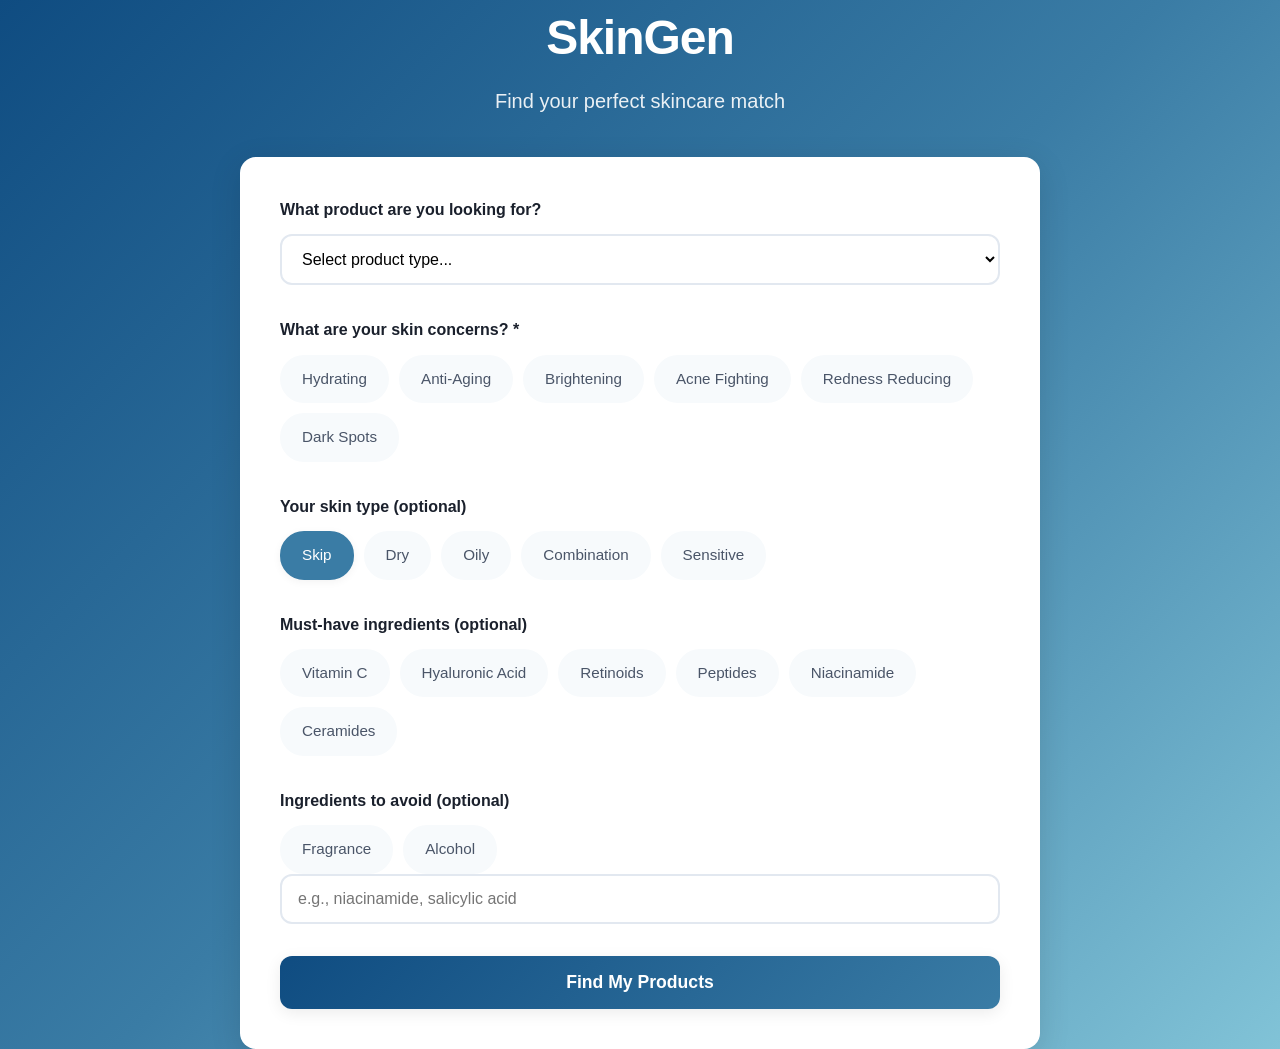
<file: src/wwwroot/index.html>
<!DOCTYPE html>
<html lang="en">
<head>
    <meta charset="UTF-8">
    <meta name="viewport" content="width=device-width, initial-scale=1.0">
    <title>SkinGen - Find Your Perfect Product</title>
    <link rel="stylesheet" href="css/style.css">
</head>
<body>
    <div class="container">
        <div class="header">
            <h1>SkinGen</h1>
            <p class="subtitle">Find your perfect skincare match</p>
        </div>

        <div class="form-card">
            <form id="queryForm">
                <!-- Product Type -->
                <div class="form-group">
                    <label class="form-label">What product are you looking for?</label>
                    <select id="productType" class="form-select" required>
                        <option value="">Select product type...</option>
                        <option value="serum">Serum</option>
                        <option value="general moisturizer">Moisturizer</option>
                        <option value="face cleanser">Cleanser</option>
                        <option value="toner">Toner</option>
                        <option value="sunscreen">Sunscreen</option>
                        <option value="essence">Essence</option>
                    </select>
                </div>

                <!-- Skin Concerns -->
                <div class="form-group">
                    <label class="form-label">What are your skin concerns? *</label>
                    <div class="pill-group" id="concernsGroup">
                        <label class="pill">
                            <input type="checkbox" value="hydrating">
                            <span>Hydrating</span>
                        </label>
                        <label class="pill">
                            <input type="checkbox" value="anti_aging">
                            <span>Anti-Aging</span>
                        </label>
                        <label class="pill">
                            <input type="checkbox" value="brightening">
                            <span>Brightening</span>
                        </label>
                        <label class="pill">
                            <input type="checkbox" value="acne_fighting">
                            <span>Acne Fighting</span>
                        </label>
                        <label class="pill">
                            <input type="checkbox" value="redness_reducing">
                            <span>Redness Reducing</span>
                        </label>
                        <label class="pill">
                            <input type="checkbox" value="dark_spots">
                            <span>Dark Spots</span>
                        </label>
                    </div>
                </div>

                <!-- Skin Type -->
                <div class="form-group">
                    <label class="form-label">Your skin type (optional)</label>
                    <div class="pill-group">
                        <label class="pill radio">
                            <input type="radio" name="skinType" value="" checked>
                            <span>Skip</span>
                        </label>
                        <label class="pill radio">
                            <input type="radio" name="skinType" value="dry_skin">
                            <span>Dry</span>
                        </label>
                        <label class="pill radio">
                            <input type="radio" name="skinType" value="oily_skin">
                            <span>Oily</span>
                        </label>
                        <label class="pill radio">
                            <input type="radio" name="skinType" value="combination_skin">
                            <span>Combination</span>
                        </label>
                        <label class="pill radio">
                            <input type="radio" name="skinType" value="sensitive_skin">
                            <span>Sensitive</span>
                        </label>
                    </div>
                </div>

                <!-- Must-Have Ingredients -->
                <div class="form-group">
                    <label class="form-label">Must-have ingredients (optional)</label>
                    <div class="pill-group" id="ingredientsGroup">
                        <label class="pill">
                            <input type="checkbox" value="vitamin_c">
                            <span>Vitamin C</span>
                        </label>
                        <label class="pill">
                            <input type="checkbox" value="hyaluronic_acid">
                            <span>Hyaluronic Acid</span>
                        </label>
                        <label class="pill">
                            <input type="checkbox" value="retinoids">
                            <span>Retinoids</span>
                        </label>
                        <label class="pill">
                            <input type="checkbox" value="peptides">
                            <span>Peptides</span>
                        </label>
                        <label class="pill">
                            <input type="checkbox" value="niacinamide">
                            <span>Niacinamide</span>
                        </label>
                        <label class="pill">
                            <input type="checkbox" value="ceramides">
                            <span>Ceramides</span>
                        </label>
                    </div>
                </div>

                <!-- Avoid -->
                <div class="form-group">
                    <label class="form-label">Ingredients to avoid (optional)</label>
                    <div class="pill-group" id="blockedGroup">
                        <label class="pill">
                            <input type="checkbox" value="fragrance">
                            <span>Fragrance</span>
                        </label>
                        <label class="pill">
                            <input type="checkbox" value="alcohol">
                            <span>Alcohol</span>
                        </label>
                    </div>
                    <input type="text" id="allergies" class="form-input" placeholder="e.g., niacinamide, salicylic acid">
                </div>

                <button type="submit" class="btn-primary" id="submitBtn">
                    Find My Products
                </button>
            </form>
        </div>
    </div>

    <script src="js/query.js"></script>
</body>
</html>
</file>
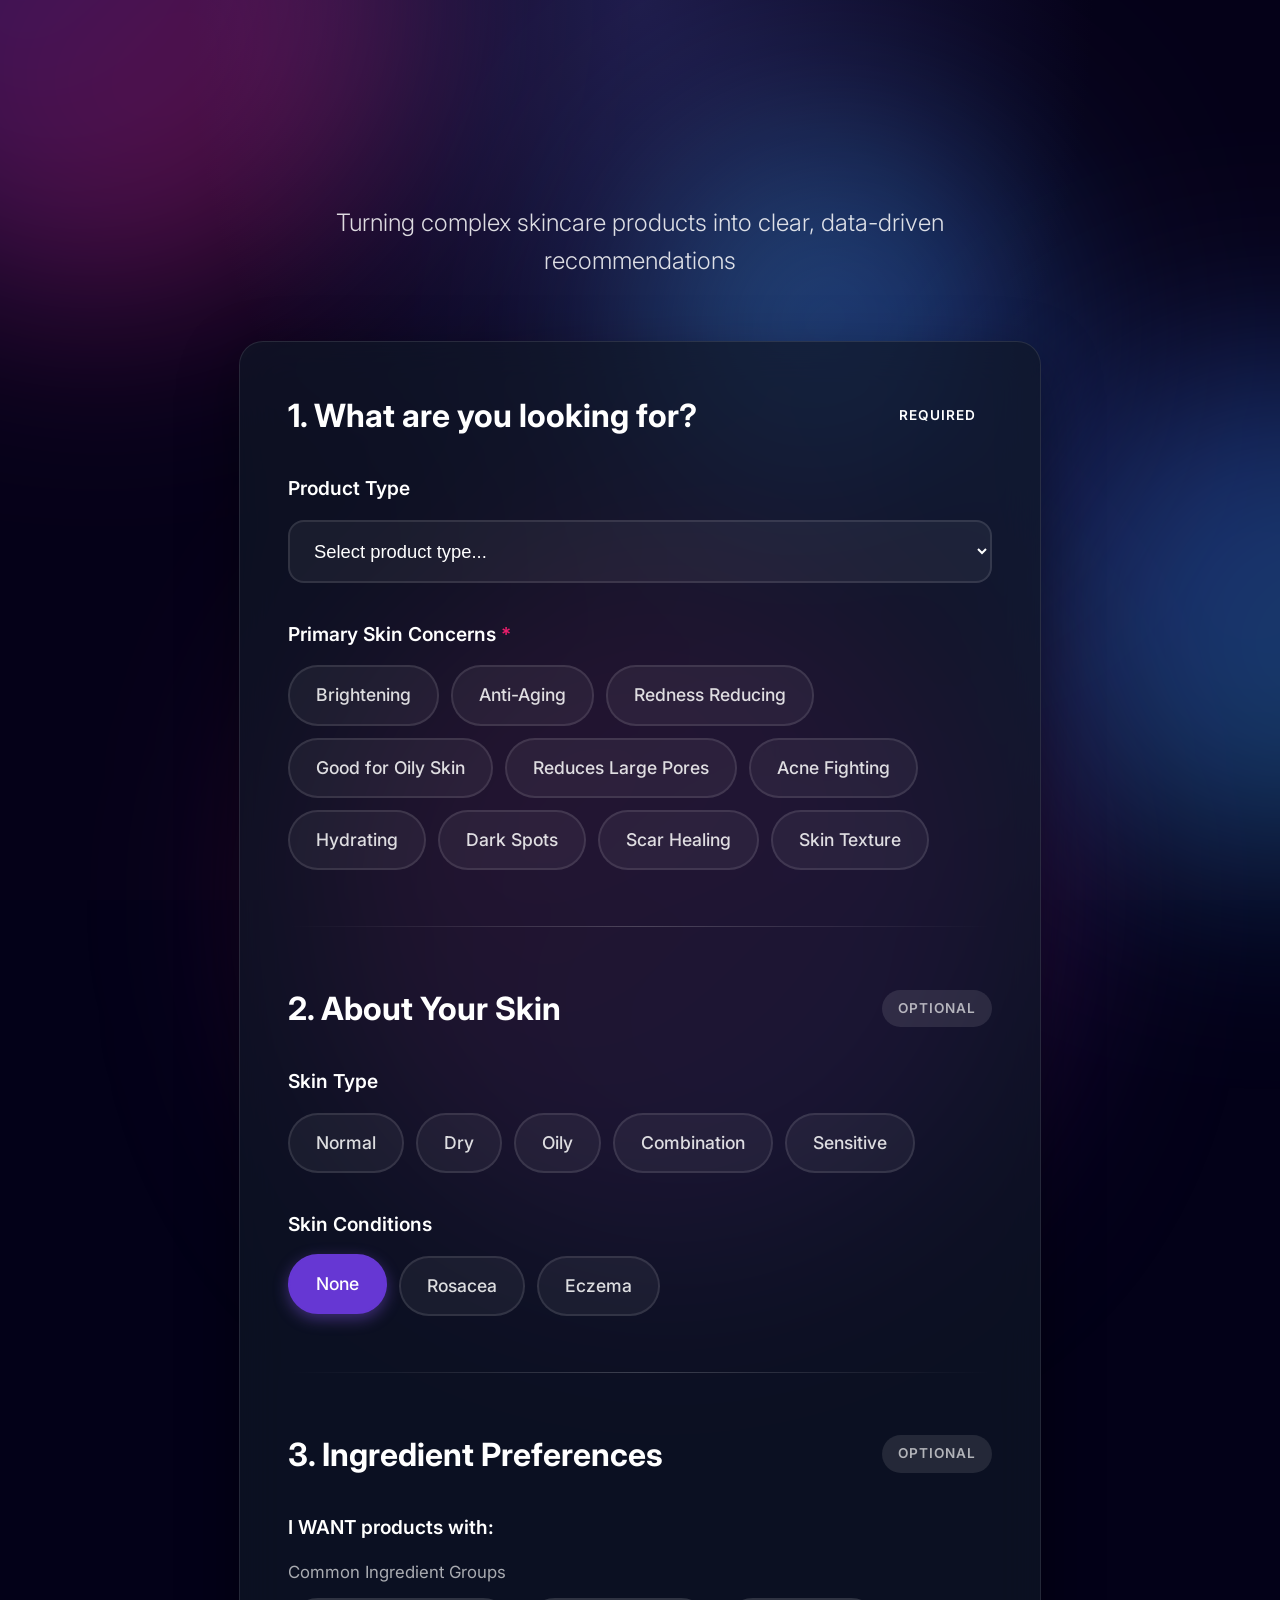
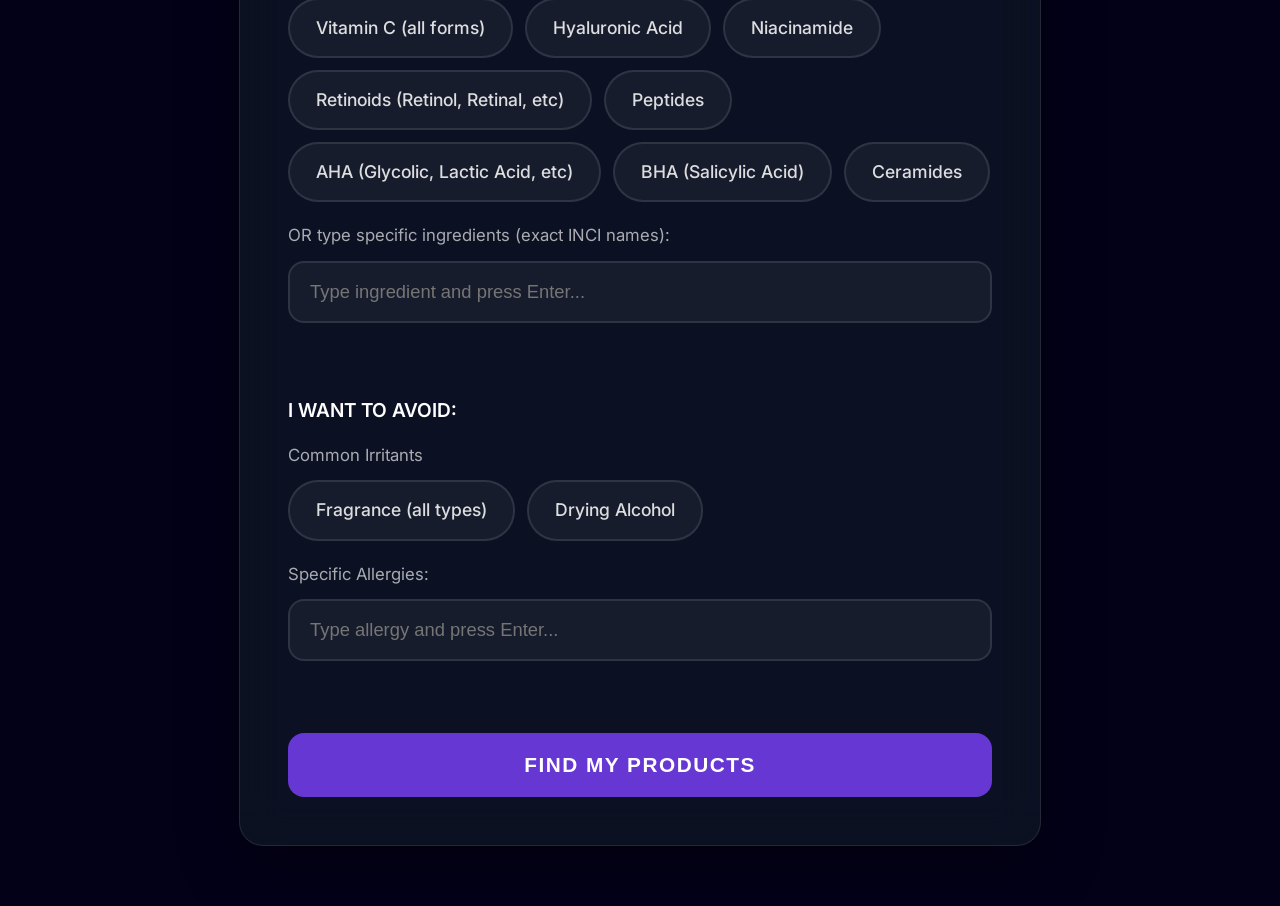
<file: src/SkinGen.API/wwwroot/index.html>
<!DOCTYPE html>
<html lang="en">
<head>
    <meta charset="UTF-8">
    <meta name="viewport" content="width=device-width, initial-scale=1.0">
    <title>SkinGen - Find Your Perfect Product</title>
    <link rel="stylesheet" href="css/style.css">
    <link rel="stylesheet" href="https://cdn.jsdelivr.net/npm/bootstrap-icons@1.11.3/font/bootstrap-icons.min.css">
</head>
<body>
    <div class="gradient-bg">
        <div class="gradient-blob blob-1"></div>
        <div class="gradient-blob blob-2"></div>
        <div class="gradient-blob blob-3"></div>
        <div class="gradient-blob blob-4"></div>
    </div>
    <div class="container">
        <div class="header">
            <h1>SkinGen</h1>
            <p class="subtitle">Turning complex skincare products into clear, data-driven recommendations</p>
        </div>

        <div class="form-card">
            <form id="queryForm">
                <!-- SECTION 1: WHAT ARE YOU LOOKING FOR? -->
                <div class="section-header">
                    <h2>1. What are you looking for?</h2>
                    <span class="required-badge">Required</span>
                </div>

                <!-- Product Type -->
                <div class="form-group">
                    <label class="form-label">Product Type</label>
                    <select id="productType" class="form-select" required>
                        <option value="">Select product type...</option>
                        <option value="serum">Serum</option>
                        <option value="general moisturizer">General Moisturizer</option>
                        <option value="day moisturizer">Day Moisturizer</option>
                        <option value="night moisturizer">Night Moisturizer</option>
                        <option value="face cleanser">Face Cleanser</option>
                        <option value="toner">Toner</option>
                        <option value="exfoliator">Exfoliator</option>
                        <option value="facial treatment">Facial Treatment</option>
                        <option value="sunscreen">Sunscreen</option>
                        <option value="essence">Essence</option>
                    </select>
                </div>

                <!-- Primary Skin Concerns -->
                <div class="form-group">
                    <label class="form-label">Primary Skin Concerns <span class="required">*</span></label>
                    <div class="pill-group" id="concernsGroup">
                        <label class="pill">
                            <input type="checkbox" value="brightening">
                            <span>Brightening</span>
                        </label>
                        <label class="pill">
                            <input type="checkbox" value="anti_aging">
                            <span>Anti-Aging</span>
                        </label>
                        <label class="pill">
                            <input type="checkbox" value="redness_reducing">
                            <span>Redness Reducing</span>
                        </label>
                        <label class="pill">
                            <input type="checkbox" value="good_for_oily_skin">
                            <span>Good for Oily Skin</span>
                        </label>
                        <label class="pill">
                            <input type="checkbox" value="reduces_large_pores">
                            <span>Reduces Large Pores</span>
                        </label>
                        <label class="pill">
                            <input type="checkbox" value="acne_fighting">
                            <span>Acne Fighting</span>
                        </label>
                        <label class="pill">
                            <input type="checkbox" value="hydrating">
                            <span>Hydrating</span>
                        </label>
                        <label class="pill">
                            <input type="checkbox" value="dark_spots">
                            <span>Dark Spots</span>
                        </label>
                        <label class="pill">
                            <input type="checkbox" value="scar_healing">
                            <span>Scar Healing</span>
                        </label>
                        <label class="pill">
                            <input type="checkbox" value="skin_texture">
                            <span>Skin Texture</span>
                        </label>
                    </div>
                </div>

                <div class="section-divider"></div>

                <!-- SECTION 2: ABOUT YOUR SKIN -->
                <div class="section-header">
                    <h2>2. About Your Skin</h2>
                    <span class="optional-badge">Optional</span>
                </div>

                <!-- Skin Type -->
                <div class="form-group">
                    <label class="form-label">Skin Type</label>
                    <div class="pill-group">
                        <label class="pill radio">
                            <input type="radio" name="skinType" value="normal_skin">
                            <span>Normal</span>
                        </label>
                        <label class="pill radio">
                            <input type="radio" name="skinType" value="dry_skin">
                            <span>Dry</span>
                        </label>
                        <label class="pill radio">
                            <input type="radio" name="skinType" value="oily_skin">
                            <span>Oily</span>
                        </label>
                        <label class="pill radio">
                            <input type="radio" name="skinType" value="combination_skin">
                            <span>Combination</span>
                        </label>
                        <label class="pill radio">
                            <input type="radio" name="skinType" value="sensitive_skin">
                            <span>Sensitive</span>
                        </label>
                    </div>
                </div>

                <!-- Skin Conditions -->
                <div class="form-group">
                    <label class="form-label">Skin Conditions</label>
                    <div class="pill-group">
                        <label class="pill radio">
                            <input type="radio" name="skinCondition" value="" checked>
                            <span>None</span>
                        </label>
                        <label class="pill radio">
                            <input type="radio" name="skinCondition" value="rosacea">
                            <span>Rosacea</span>
                        </label>
                        <label class="pill radio">
                            <input type="radio" name="skinCondition" value="eczema">
                            <span>Eczema</span>
                        </label>
                    </div>
                </div>

                <div class="section-divider"></div>

                <!-- SECTION 3: INGREDIENT PREFERENCES -->
                <div class="section-header">
                    <h2>3. Ingredient Preferences</h2>
                    <span class="optional-badge">Optional</span>
                </div>

                <!-- I WANT products with -->
                <div class="form-group">
                    <label class="form-label">I WANT products with:</label>
                    <p class="form-hint">Common Ingredient Groups</p>
                    <div class="pill-group" id="ingredientsGroup">
                        <label class="pill">
                            <input type="checkbox" value="vitamin_c">
                            <span>Vitamin C (all forms)</span>
                        </label>
                        <label class="pill">
                            <input type="checkbox" value="hyaluronic_acid">
                            <span>Hyaluronic Acid</span>
                        </label>
                        <label class="pill">
                            <input type="checkbox" value="niacinamide">
                            <span>Niacinamide</span>
                        </label>
                        <label class="pill">
                            <input type="checkbox" value="retinoids">
                            <span>Retinoids (Retinol, Retinal, etc)</span>
                        </label>
                        <label class="pill">
                            <input type="checkbox" value="peptides">
                            <span>Peptides</span>
                        </label>
                        <label class="pill">
                            <input type="checkbox" value="aha">
                            <span>AHA (Glycolic, Lactic Acid, etc)</span>
                        </label>
                        <label class="pill">
                            <input type="checkbox" value="bha">
                            <span>BHA (Salicylic Acid)</span>
                        </label>
                        <label class="pill">
                            <input type="checkbox" value="ceramides">
                            <span>Ceramides</span>
                        </label>
                    </div>

                    <p class="form-hint" style="margin-top: 20px;">OR type specific ingredients (exact INCI names):</p>
                    <input type="text" id="specificIngredients" class="form-input" placeholder="Type ingredient and press Enter...">
                    
                    <!-- Tags container -->
                    <div id="specificIngredientsTags" class="tags-container"></div>
                </div>

                <!-- I WANT TO AVOID -->
                <div class="form-group">
                    <label class="form-label">I WANT TO AVOID:</label>
                    <p class="form-hint">Common Irritants</p>
                    <div class="pill-group" id="blockedGroup">
                        <label class="pill">
                            <input type="checkbox" value="fragrance">
                            <span>Fragrance (all types)</span>
                        </label>
                        <label class="pill">
                            <input type="checkbox" value="alcohol">
                            <span>Drying Alcohol</span>
                        </label>
                    </div>

                    <p class="form-hint" style="margin-top: 20px;">Specific Allergies:</p>
                    <input type="text" id="allergies" class="form-input" placeholder="Type allergy and press Enter...">
                    
                    <!-- Tags container -->
                    <div id="allergiesTags" class="tags-container"></div>
                </div>

                <button type="submit" class="btn-primary" id="submitBtn">
                    Find My Products
                </button>
            </form>
        </div>
    </div>

    <script src="js/query.js"></script>
</body>
</html>
</file>
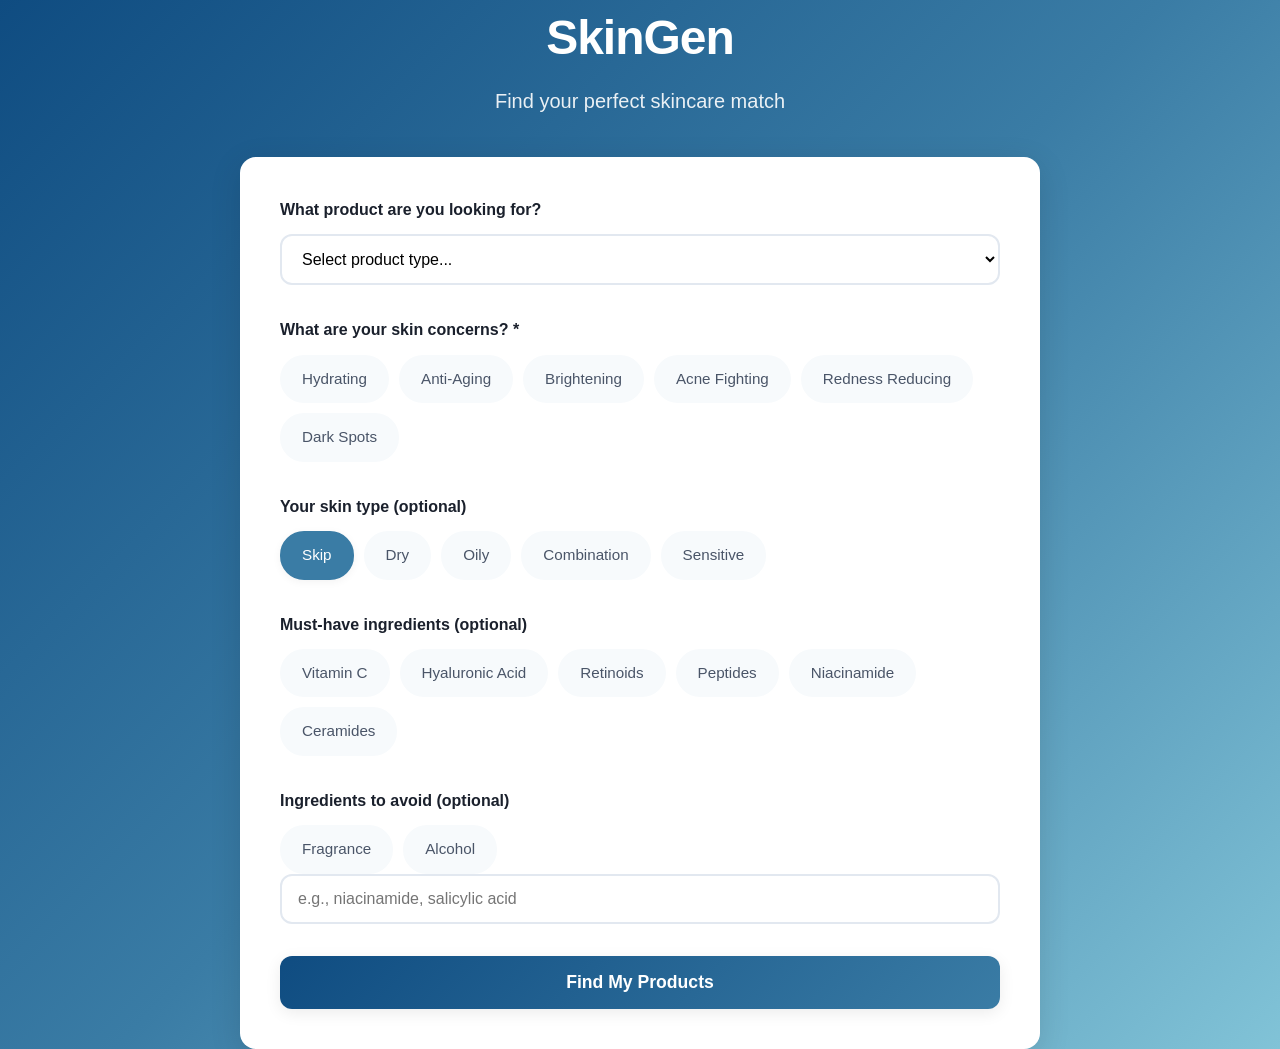
<file: src/wwwroot/results.html>
<!DOCTYPE html>
<html lang="en">
<head>
    <meta charset="UTF-8">
    <meta name="viewport" content="width=device-width, initial-scale=1.0">
    <title>SkinGen - Your Recommendations</title>
    <link rel="stylesheet" href="css/style.css">
</head>
<body class="results-page">
    <div class="container">
        <div class="results-header">
            <button class="btn-back" onclick="window.location.href='index.html'">
                ← New Search
            </button>
            <div id="resultsStats"></div>
        </div>

        <div id="resultsGrid" class="results-grid">
            <div class="loading">Finding your perfect products...</div>
        </div>
    </div>

    <script src="js/results.js"></script>
</body>
</html>
</file>
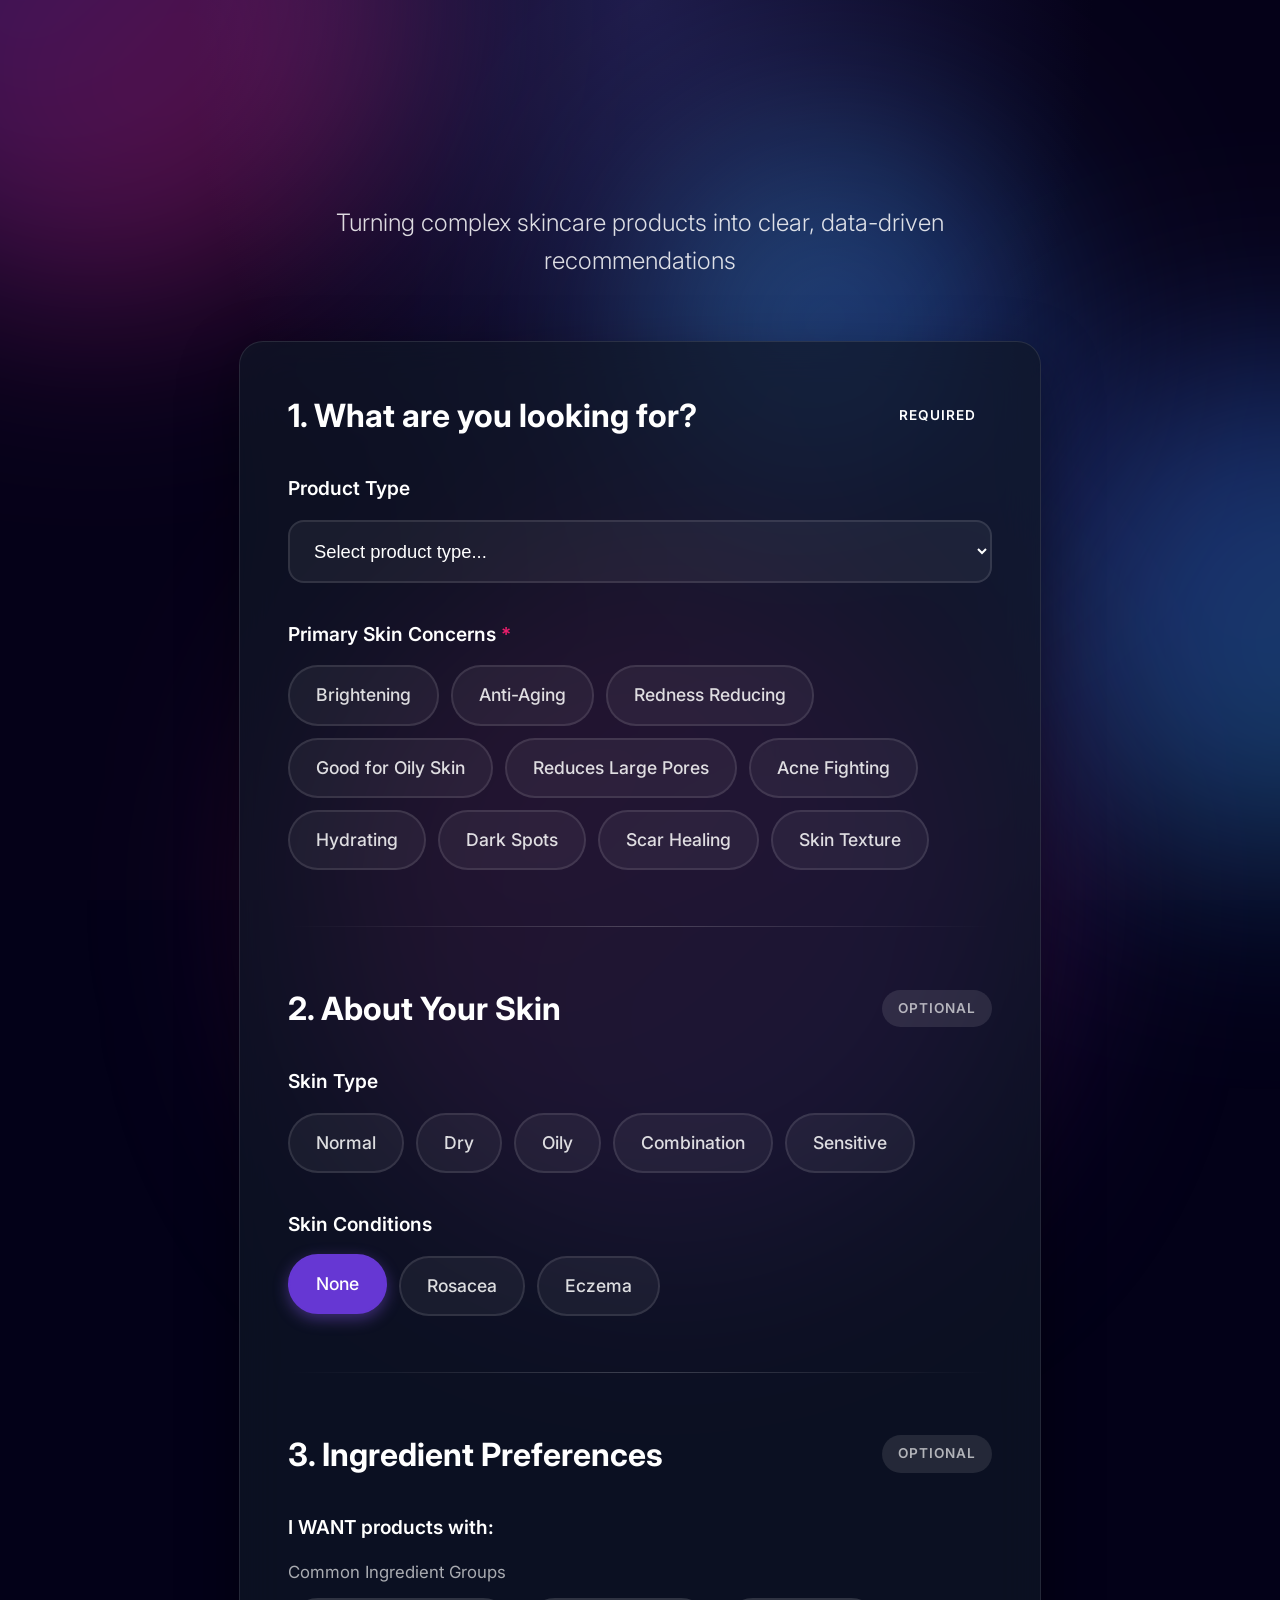
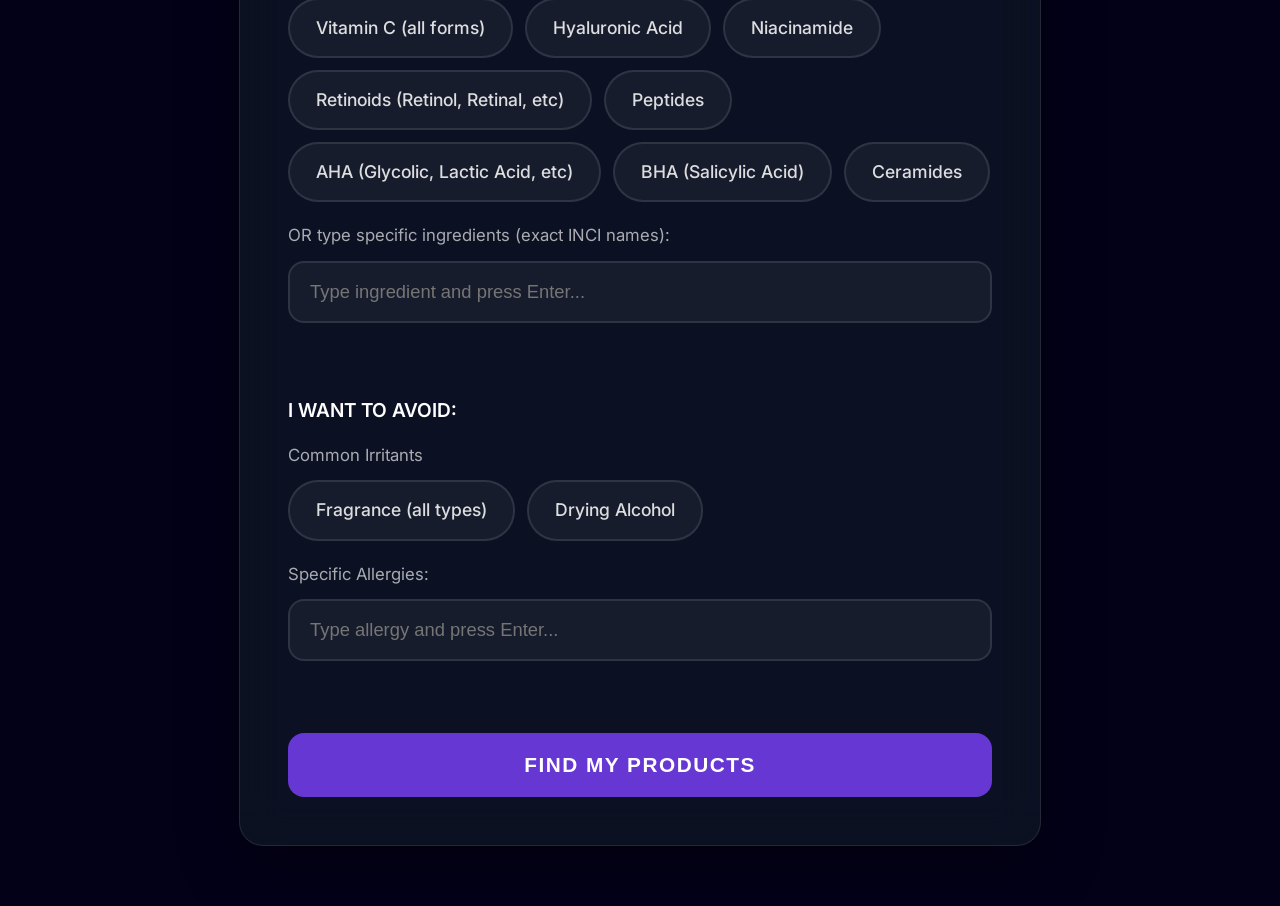
<file: src/SkinGen.API/wwwroot/results.html>
<!DOCTYPE html>
<html lang="en">
<head>
    <meta charset="UTF-8">
    <meta name="viewport" content="width=device-width, initial-scale=1.0">
    <title>SkinGen - Your Recommendations</title>
    <link rel="stylesheet" href="https://cdn.jsdelivr.net/npm/bootstrap-icons@1.11.3/font/bootstrap-icons.min.css">
    <link rel="stylesheet" href="css/style.css">
</head>
<body class="results-page">
    <!-- Animated Background -->
    <div class="gradient-bg">
        <div class="gradient-blob blob-1"></div>
        <div class="gradient-blob blob-2"></div>
        <div class="gradient-blob blob-3"></div>
        <div class="gradient-blob blob-4"></div>
    </div>

    <div class="container">
        <div class="results-header">
            <button class="btn-back" onclick="window.location.href='index.html'">
                <i class="bi bi-arrow-left"></i> New Search
            </button>
            <div id="resultsStats"></div>
        </div>

        <div id="resultsGrid" class="results-grid">
            <div class="loading">
                <i class="bi bi-hourglass-split"></i> Finding your perfect products...
            </div>
        </div>
    </div>

    <script src="js/results.js"></script>
</body>
</html>
</file>
<file: src/wwwroot/css/style.css>
* {
    margin: 0;
    padding: 0;
    box-sizing: border-box;
}

:root {
    --gradient-start: #0f4c81;
    --gradient-mid: #3a7ca5;
    --gradient-end: #81c3d7;
    --text-dark: #1a202c;
    --text-light: #4a5568;
    --text-muted: #718096;
    --bg-light: #f7fafc;
    --card-bg: #ffffff;
    --border-radius: 16px;
    --shadow-sm: 0 2px 8px rgba(0, 0, 0, 0.05);
    --shadow-md: 0 4px 16px rgba(0, 0, 0, 0.08);
    --shadow-lg: 0 8px 32px rgba(0, 0, 0, 0.12);
}

body {
    font-family: -apple-system, BlinkMacSystemFont, 'Segoe UI', Roboto, 'Helvetica Neue', Arial, sans-serif;
    background: linear-gradient(135deg, var(--gradient-start) 0%, var(--gradient-mid) 50%, var(--gradient-end) 100%);
    min-height: 100vh;
    color: var(--text-dark);
    line-height: 1.6;
}

.section {
    display: none;
    padding: 40px 20px;
    min-height: 100vh;
}

.section.active {
    display: block;
}

.container {
    max-width: 800px;
    margin: 0 auto;
}

.header {
    text-align: center;
    margin-bottom: 40px;
    color: white;
}

.header h1 {
    font-size: 3rem;
    font-weight: 700;
    margin-bottom: 8px;
    letter-spacing: -1px;
}

.subtitle {
    font-size: 1.25rem;
    opacity: 0.9;
    font-weight: 300;
}

.form-card {
    background: var(--card-bg);
    border-radius: var(--border-radius);
    padding: 40px;
    box-shadow: var(--shadow-lg);
}

.form-group {
    margin-bottom: 32px;
}

.form-label {
    display: block;
    font-size: 1rem;
    font-weight: 600;
    color: var(--text-dark);
    margin-bottom: 12px;
}

.form-select,
.form-input {
    width: 100%;
    padding: 14px 16px;
    border: 2px solid #e2e8f0;
    border-radius: 12px;
    font-size: 1rem;
    transition: all 0.2s;
    background: white;
}

.form-select:focus,
.form-input:focus {
    outline: none;
    border-color: var(--gradient-mid);
    box-shadow: 0 0 0 3px rgba(58, 124, 165, 0.1);
}

.pill-group {
    display: flex;
    flex-wrap: wrap;
    gap: 10px;
}

.pill {
    display: inline-block;
    cursor: pointer;
}

.pill input {
    display: none;
}

.pill span {
    display: inline-block;
    padding: 10px 20px;
    background: var(--bg-light);
    border: 2px solid transparent;
    border-radius: 24px;
    font-size: 0.95rem;
    font-weight: 500;
    color: var(--text-light);
    transition: all 0.2s;
}

.pill input:checked + span {
    background: var(--gradient-mid);
    color: white;
    border-color: var(--gradient-mid);
    box-shadow: var(--shadow-sm);
}

.pill:hover span {
    border-color: var(--gradient-mid);
}

.btn-primary {
    width: 100%;
    padding: 16px 32px;
    background: linear-gradient(135deg, var(--gradient-start), var(--gradient-mid));
    color: white;
    border: none;
    border-radius: 12px;
    font-size: 1.1rem;
    font-weight: 600;
    cursor: pointer;
    transition: all 0.3s;
    box-shadow: var(--shadow-md);
}

.btn-primary:hover {
    transform: translateY(-2px);
    box-shadow: var(--shadow-lg);
}

.btn-primary:disabled {
    opacity: 0.6;
    cursor: not-allowed;
    transform: none;
}

.results-header {
    display: flex;
    justify-content: space-between;
    align-items: center;
    margin-bottom: 32px;
    color: white;
}

.btn-back {
    padding: 12px 24px;
    background: rgba(255, 255, 255, 0.2);
    backdrop-filter: blur(10px);
    color: white;
    border: 1px solid rgba(255, 255, 255, 0.3);
    border-radius: 10px;
    font-size: 1rem;
    font-weight: 500;
    cursor: pointer;
    transition: all 0.2s;
}

.btn-back:hover {
    background: rgba(255, 255, 255, 0.3);
}

#resultsStats {
    font-size: 1.1rem;
    font-weight: 300;
}

.results-grid {
    display: grid;
    grid-template-columns: 1fr;
    gap: 24px;
}

.product-card {
    background: var(--card-bg);
    border-radius: var(--border-radius);
    padding: 28px;
    box-shadow: var(--shadow-md);
    transition: all 0.3s;
    position: relative;
    overflow: hidden;
}

.product-card:hover {
    transform: translateY(-4px);
    box-shadow: var(--shadow-lg);
}

.product-rank {
    position: absolute;
    top: 20px;
    right: 20px;
    width: 40px;
    height: 40px;
    background: linear-gradient(135deg, var(--gradient-start), var(--gradient-mid));
    color: white;
    border-radius: 50%;
    display: flex;
    align-items: center;
    justify-content: center;
    font-weight: 700;
    font-size: 1.1rem;
}

.product-score {
    font-size: 4rem;
    font-weight: 700;
    background: linear-gradient(135deg, var(--gradient-start), var(--gradient-end));
    -webkit-background-clip: text;
    -webkit-text-fill-color: transparent;
    background-clip: text;
    line-height: 1;
    margin-bottom: 8px;
}

.product-name {
    font-size: 1.5rem;
    font-weight: 600;
    color: var(--text-dark);
    margin-bottom: 6px;
}

.product-brand {
    font-size: 1rem;
    color: var(--text-muted);
    margin-bottom: 24px;
}

.product-details {
    display: grid;
    grid-template-columns: repeat(auto-fit, minmax(200px, 1fr));
    gap: 16px;
    margin-top: 20px;
}

.detail-box {
    background: var(--bg-light);
    padding: 16px;
    border-radius: 12px;
}

.detail-box h4 {
    font-size: 0.8rem;
    text-transform: uppercase;
    letter-spacing: 0.5px;
    color: var(--text-muted);
    margin-bottom: 8px;
    font-weight: 600;
}

.detail-box ul {
    list-style: none;
}

.detail-box li {
    font-size: 0.95rem;
    color: var(--text-dark);
    padding: 4px 0;
}

.warning-box {
    background: #fff3cd;
    border-left: 4px solid #ffc107;
    padding: 16px;
    border-radius: 8px;
    margin-top: 20px;
}

.warning-box h4 {
    color: #856404;
    font-size: 0.9rem;
    margin-bottom: 8px;
}

.warning-box ul {
    list-style: none;
}

.warning-box li {
    color: #856404;
    font-size: 0.9rem;
    padding: 2px 0;
}

.no-results {
    background: var(--card-bg);
    border-radius: var(--border-radius);
    padding: 60px 40px;
    text-align: center;
    box-shadow: var(--shadow-md);
}

.no-results h2 {
    font-size: 2rem;
    margin-bottom: 12px;
    color: var(--text-dark);
}

.no-results p {
    font-size: 1.1rem;
    color: var(--text-light);
}
/* Add to your existing CSS */

.results-page {
    background: linear-gradient(135deg, var(--gradient-start) 0%, var(--gradient-mid) 50%, var(--gradient-end) 100%);
    min-height: 100vh;
    padding: 40px 20px;
}

.loading {
    background: var(--card-bg);
    border-radius: var(--border-radius);
    padding: 60px 40px;
    text-align: center;
    box-shadow: var(--shadow-md);
    font-size: 1.2rem;
    color: var(--text-light);
}

@media (max-width: 768px) {
    .header h1 {
        font-size: 2.5rem;
    }

    .form-card {
        padding: 24px;
    }

    .product-score {
        font-size: 3rem;
    }

    .product-card {
        padding: 20px;
    }

    .results-header {
        flex-direction: column;
        align-items: flex-start;
        gap: 16px;
    }
}
</file>
<file: src/SkinGen.API/wwwroot/css/style.css>
@import url('https://fonts.googleapis.com/css2?family=Inter:wght@300;400;500;600;700;800;900&display=swap');

/* RESET & ROOT VARIABLES */

* {
    margin: 0;
    padding: 0;
    box-sizing: border-box;
}

:root {
    --purple: #6637d3;
    --blue: #3b5df6;
    --pink: #eb1e6c;
    --cyan: #23afda;
    
    --text-primary: #ffffff;
    --text-secondary: rgba(255, 255, 255, 0.85);
    --text-muted: rgba(255, 255, 255, 0.65);
    
    --success: #10b981;
    --warning: #f59e0b;
    --danger: #ef4444;
}

body {
    font-family: 'Inter', sans-serif;
    background: #030118;
    min-height: 100vh;
    color: var(--text-primary);
    line-height: 1.6;
    position: relative;
    overflow-x: hidden;
}

/*  ANIMATED GRADIENT BACKGROUND */

.gradient-bg {
    position: fixed;
    top: 0;
    left: 0;
    width: 100%;
    height: 100%;
    z-index: 0;
    background: radial-gradient(ellipse at top, #1e1b4b 0%, #050118 50%);
}

.gradient-blob {
    position: absolute;
    border-radius: 50%;
    filter: blur(100px);
    opacity: 0.4;
    mix-blend-mode: screen;
}

.blob-1 {
    width: 600px;
    height: 600px;
    background: linear-gradient(135deg, var(--purple), var(--pink));
    top: -300px;
    left: -200px;
    animation: float 25s ease-in-out infinite;
}

.blob-2 {
    width: 500px;
    height: 500px;
    background: linear-gradient(135deg, var(--blue), var(--cyan));
    top: 40%;
    right: -250px;
    animation: float 20s ease-in-out infinite reverse;
    animation-delay: -5s;
}

.blob-3 {
    width: 700px;
    height: 700px;
    background: linear-gradient(135deg, var(--pink), var(--purple));
    bottom: -350px;
    left: 25%;
    animation: float 30s ease-in-out infinite;
    animation-delay: -10s;
}

.blob-4 {
    width: 400px;
    height: 400px;
    background: linear-gradient(135deg, var(--cyan), var(--blue));
    top: 15%;
    left: 50%;
    animation: float 22s ease-in-out infinite reverse;
    animation-delay: -15s;
}

@keyframes float {
    0%, 100% {
        transform: translate(0, 0) rotate(0deg) scale(1);
    }
    25% {
        transform: translate(100px, -100px) rotate(90deg) scale(1.1);
    }
    50% {
        transform: translate(-50px, 100px) rotate(180deg) scale(0.9);
    }
    75% {
        transform: translate(-100px, -50px) rotate(270deg) scale(1.05);
    }
}


/* LAYOUT */


.container {
    max-width: 850px;
    margin: 0 auto;
    padding: 60px 24px;
    position: relative;
    z-index: 1;
}

.header {
    text-align: center;
    margin-bottom: 60px;
}

.header h1 {
    font-size: 5rem;
    font-weight: 900;
    background: linear-gradient(135deg, var(--purple));
    -webkit-background-clip: text;
    -webkit-text-fill-color: transparent;
    background-clip: text;
    margin-bottom: 16px;
    letter-spacing: -3px;
}

.subtitle {
    font-size: 1.5rem;
    color: var(--text-secondary);
    font-weight: 300;
}

/*GLASSMORPHIC CARDS*/

.form-card,
.product-card {
    background: rgba(17, 24, 39, 0.7);
    backdrop-filter: blur(20px);
    border: 1px solid rgba(255, 255, 255, 0.1);
    border-radius: 24px;
    padding: 48px;
    box-shadow: 0 20px 60px rgba(0, 0, 0, 0.4);
}

/* FORM SECTIONS */

.section-header {
    display: flex;
    justify-content: space-between;
    align-items: center;
    margin-bottom: 32px;
    margin-top: 48px;
}

.section-header:first-child {
    margin-top: 0;
}

.section-header h2 {
    font-size: 2rem;
    font-weight: 700;
}

.required-badge,
.optional-badge {
    padding: 8px 16px;
    border-radius: 20px;
    font-size: 0.85rem;
    font-weight: 600;
    text-transform: uppercase;
    letter-spacing: 1px;
}

.required-badge {
    background: linear-gradient(135deg, var(--purple));
}

.optional-badge {
    background: rgba(255, 255, 255, 0.1);
    color: var(--text-muted);
}

.form-group {
    margin-bottom: 36px;
}

.form-label {
    display: block;
    font-size: 1.2rem;
    font-weight: 600;
    margin-bottom: 16px;
}

.required {
    color: var(--pink);
}

.form-hint {
    font-size: 1.05rem;
    color: var(--text-muted);
    margin-bottom: 12px;
}

.form-select,
.form-input {
    width: 100%;
    padding: 18px 20px;
    background: rgba(255, 255, 255, 0.05);
    border: 2px solid rgba(255, 255, 255, 0.1);
    border-radius: 16px;
    font-size: 1.15rem;
    color: var(--text-primary);
    transition: all 0.3s;
}

.form-select option {
    background: #1a1a3e;
    color: white;
    padding: 10px;
}

.form-select:focus,
.form-input:focus {
    outline: none;
    background: rgba(255, 255, 255, 0.08);
    border-color: var(--purple);
    box-shadow: 0 0 0 4px rgba(139, 92, 246, 0.2);
}

.pill-group {
    display: flex;
    flex-wrap: wrap;
    gap: 12px;
}

.pill {
    cursor: pointer;
}

.pill input {
    display: none;
}

.pill span {
    display: inline-block;
    padding: 14px 26px;
    background: rgba(255, 255, 255, 0.05);
    border: 2px solid rgba(255, 255, 255, 0.1);
    border-radius: 30px;
    font-size: 1.1rem;
    font-weight: 500;
    color: var(--text-secondary);
    transition: all 0.3s;
}

.pill input:checked + span {
    background: var(--purple);
    border-color: var(--purple);
    color: white;
    box-shadow: 0 5px 15px rgba(139, 92, 246, 0.4);
    transform: translateY(-2px);
}

.pill:hover span {
    border-color: var(--purple);
    background: rgba(255, 255, 255, 0.08);
}

.section-divider {
    height: 1px;
    background: linear-gradient(to right, transparent, rgba(255, 255, 255, 0.2), transparent);
    margin: 56px 0;
}

.btn-primary {
    width: 100%;
    padding: 20px;
    background: var(--purple);
    border: none;
    border-radius: 16px;
    font-size: 1.3rem;
    font-weight: 700;
    cursor: pointer;
    transition: all 0.3s;
    text-transform: uppercase;
    letter-spacing: 1.5px;
    color: white;
}

.btn-primary:hover {
    box-shadow: 0 5px 15px rgba(139, 92, 246, 0.4);
    transform: translateY(-2px);
}

.btn-primary:disabled {
    opacity: 0.5;
    cursor: not-allowed;
    transform: none;
}

/* TAG INPUT SYSTEM */

.tags-container {
    display: flex;
    flex-wrap: wrap;
    gap: 10px;
    margin-top: 16px;
    min-height: 20px;
}

.tag {
    display: inline-flex;
    align-items: center;
    gap: 8px;
    padding: 10px 16px;
    background: var(--purple);
    color: white;
    border-radius: 20px;
    font-size: 1.05rem;
    font-weight: 500;
    box-shadow: 0 4px 12px rgba(139, 92, 246, 0.3);
    animation: tagAppear 0.2s ease;
}

.tag-remove {
    cursor: pointer;
    font-size: 1.2rem;
    font-weight: 700;
    opacity: 0.8;
    transition: opacity 0.2s;
    line-height: 1;
}

.tag-remove:hover {
    opacity: 1;
}

@keyframes tagAppear {
    from {
        opacity: 0;
        transform: scale(0.8);
    }
    to {
        opacity: 1;
        transform: scale(1);
    }
}

/* RESULTS PAGE */

.results-page {
    background: #0a0118;
}

.results-header {
    display: flex;
    justify-content: space-between;
    align-items: center;
    margin-bottom: 48px;
}

.btn-back {
    padding: 16px 32px;
    background: rgba(255, 255, 255, 0.1);
    backdrop-filter: blur(10px);
    border: 1px solid rgba(255, 255, 255, 0.2);
    border-radius: 14px;
    font-size: 1.1rem;
    font-weight: 600;
    cursor: pointer;
    transition: all 0.3s;
    color: white;
}

/* .btn-back:hover {
    background: rgba(255, 255, 255, 0.15);
    border-color: var(--purple);
} */

#resultsStats {
    font-size: 1.3rem;
    color: var(--text-secondary);
}

/* PRODUCT CARDS */

.results-grid {
    display: grid;
    gap: 36px;
}

.product-card {
    transition: all 0.4s;
}

/* .product-card:hover {
    transform: translateY(-8px);
    box-shadow: 0 24px 70px rgba(139, 92, 246, 0.4);
} */

.product-rank {
    position: absolute;
    top: 32px;
    right: 32px;
    width: 64px;
    height: 64px;
    background: linear-gradient(135deg, var(--purple));
    border-radius: 50%;
    display: flex;
    align-items: center;
    justify-content: center;
    font-weight: 900;
    font-size: 1.6rem;
    /* box-shadow: 0 8px 25px rgba(116, 74, 231, 0.5); */
}

.product-score-section {
    margin-bottom: 20px;
}

.product-score {
    font-size: 6rem;
    font-weight: 900;
    background: var(--purple);
    -webkit-background-clip: text;
    -webkit-text-fill-color: transparent;
    background-clip: text;
    line-height: 1;
    margin-bottom: 8px;
}

.score-label {
    font-size: 1.1rem;
    color: var(--text-muted);
    font-weight: 500;
    text-transform: uppercase;
    letter-spacing: 0.5px;
}

.product-header-info {
    margin-bottom: 36px;
}

.product-name {
    font-size: 2rem;
    font-weight: 700;
    margin-bottom: 12px;
    line-height: 1.3;
    padding-right: 80px;
}

.product-meta {
    display: flex;
    align-items: center;
    gap: 16px;
    flex-wrap: wrap;
}

.product-brand {
    font-size: 1.3rem;
    font-weight: 600;
    color: var(--purple);
}

.product-type,
.product-country {
    font-size: 1.15rem;
    color: var(--text-muted);
    padding-left: 16px;
    border-left: 2px solid rgba(255, 255, 255, 0.2);
}

/* COMPATIBILITY SECTION */

.compatibility-section {
    background: rgba(255, 255, 255, 0.05);
    padding: 24px;
    border-radius: 16px;
    margin-bottom: 28px;
}

.compatibility-section h4 {
    font-size: 1rem;
    text-transform: uppercase;
    letter-spacing: 1px;
    color: var(--text-muted);
    margin-bottom: 16px;
    font-weight: 700;
}

.compatibility-status {
    display: flex;
    align-items: center;
    gap: 12px;
    padding: 14px 18px;
    border-radius: 12px;
    font-size: 1.15rem;
    font-weight: 600;
    margin-bottom: 20px;
}

.compatibility-status.compatible {
    background: rgba(16, 185, 129, 0.15);
    color: var(--success);
    border-left: 4px solid var(--success);
}

.compatibility-status.warning {
    background: rgba(245, 158, 11, 0.15);
    color: var(--warning);
    border-left: 4px solid var(--warning);
}

.compatibility-status i {
    font-size: 1.4rem;
}

.safety-grid {
    display: grid;
    grid-template-columns: repeat(auto-fit, minmax(180px, 1fr));
    gap: 12px;
}

.safety-item {
    display: flex;
    align-items: center;
    gap: 10px;
    padding: 12px 16px;
    border-radius: 12px;
    font-size: 1.1rem;
    font-weight: 600;
}

.safety-item.safe {
    background: rgba(16, 185, 129, 0.15);
    color: var(--success);
}

.safety-item.unsafe {
    background: rgba(239, 68, 68, 0.15);
    color: var(--danger);
}

.safety-item i {
    font-size: 1.4rem;
}

.warnings-list {
    margin-top: 20px;
    padding: 16px;
    background: rgba(245, 158, 11, 0.08);
    border-radius: 12px;
}

.warnings-list h5 {
    font-size: 0.95rem;
    font-weight: 700;
    color: var(--warning);
    margin-bottom: 10px;
    display: flex;
    align-items: center;
    gap: 8px;
}

.warnings-list ul {
    list-style: none;
    padding-left: 0;
}

.warnings-list li {
    font-size: 1.05rem;
    color: var(--text-secondary);
    padding: 4px 0;
    padding-left: 24px;
    position: relative;
}

.warnings-list li::before {
    content: "•";
    position: absolute;
    left: 8px;
    color: var(--warning);
    font-weight: bold;
}

/* WHY THIS MATCHES */

.why-matches {
    background: rgba(139, 92, 246, 0.08);
    padding: 24px;
    border-radius: 16px;
    margin-bottom: 28px;
}

.why-matches h4 {
    font-size: 1rem;
    text-transform: uppercase;
    letter-spacing: 1px;
    color: var(--text-muted);
    margin-bottom: 20px;
    font-weight: 700;
}

.concern-match {
    margin-bottom: 20px;
    padding-bottom: 20px;
    border-bottom: 1px solid rgba(255, 255, 255, 0.1);
}

.concern-match:last-child {
    margin-bottom: 0;
    padding-bottom: 0;
    border-bottom: none;
}

.concern-name {
    font-size: 1.3rem;
    font-weight: 700;
    color: var(--purple);
    margin-bottom: 12px;
    display: flex;
    align-items: center;
    gap: 10px;
}

.ingredient-category {
    margin-left: 32px;
    margin-bottom: 8px;
    font-size: 1.05rem;
    line-height: 1.8;
}

.category-label {
    font-weight: 700;
    color: var(--text-secondary);
}

.ingredient-items {
    color: var(--text-muted);
}

/* COLLAPSIBLE SECTIONS */

.collapsible-section {
    margin-top: 28px;
}

.philosophy-note {
    font-size: 0.9rem;
    color: var(--text-muted);
    font-style: italic;
    text-align: center;
    padding: 12px;
    margin-bottom: 12px;
    background: rgba(255, 255, 255, 0.03);
    border-radius: 8px;
    display: flex;
    align-items: center;
    justify-content: center;
    gap: 8px;
    line-height: 1.6;
}

.collapsible-trigger {
    width: 100%;
    padding: 16px 20px;
    background: rgba(255, 255, 255, 0.05);
    border: 2px solid rgba(255, 255, 255, 0.1);
    border-radius: 14px;
    font-size: 1.1rem;
    font-weight: 600;
    color: var(--purple);
    cursor: pointer;
    transition: all 0.3s;
    display: flex;
    align-items: center;
    gap: 10px;
}

.collapsible-trigger:hover {
    background: rgba(255, 255, 255, 0.08);
    border-color: var(--purple);
}

.collapsible-content {
    max-height: 0;
    overflow: hidden;
    transition: max-height 0.4s ease;
}

.collapsible-content.expanded {
    max-height: 5000px;
    padding-top: 20px;
}

/* MANUFACTURER CLAIMS */

.manufacturer-claims {
    background: rgba(255, 255, 255, 0.05);
    padding: 20px;
    border-radius: 12px;
    margin-bottom: 16px;
}

.manufacturer-claims h4 {
    font-size: 0.95rem;
    text-transform: uppercase;
    letter-spacing: 1px;
    color: var(--text-muted);
    margin-bottom: 12px;
    font-weight: 700;
}

.manufacturer-claims ul {
    list-style: none;
    display: grid;
    grid-template-columns: repeat(auto-fill, minmax(200px, 1fr));
    gap: 10px;
}

.manufacturer-claims li {
    background: rgba(255, 255, 255, 0.08);
    padding: 10px 16px;
    border-radius: 12px;
    font-size: 1.05rem;
    border: 1px solid rgba(255, 255, 255, 0.1);
    display: flex;
    align-items: center;
    gap: 8px;
}

.manufacturer-claims li i {
    color: var(--cyan);
}

/* INGREDIENT BREAKDOWN */

.ingredient-breakdown {
    background: rgba(255, 255, 255, 0.05);
    padding: 24px;
    border-radius: 12px;
    margin-bottom: 20px;
}

.breakdown-header {
    display: flex;
    justify-content: space-between;
    align-items: center;
    margin-bottom: 12px;
    gap: 20px;
}

.breakdown-header h4 {
    font-size: 0.95rem;
    text-transform: uppercase;
    letter-spacing: 1px;
    color: var(--text-muted);
    margin: 0;
    font-weight: 700;
}

.breakdown-note {
    font-size: 0.9rem;
    color: var(--text-muted);
    font-style: italic;
    margin-bottom: 20px;
}

.breakdown-group {
    margin-bottom: 24px;
    padding-bottom: 20px;
    border-bottom: 1px solid rgba(255, 255, 255, 0.08);
}

.breakdown-group:last-child {
    margin-bottom: 0;
    padding-bottom: 0;
    border-bottom: none;
}

.breakdown-group h5 {
    font-size: 1.15rem;
    font-weight: 700;
    color: var(--purple);
    margin-bottom: 8px;
}

.category-explanation {
    font-size: 1.05rem;
    color: var(--text-secondary);
    line-height: 1.7;
    margin-bottom: 12px;
    font-weight: 400;
}

.breakdown-category {
    margin-left: 20px;
    margin-top: 8px;
    margin-bottom: 8px;
    font-size: 0.95rem;
    line-height: 1.8;
    color: var(--text-muted);
}

.breakdown-label {
    font-weight: 600;
    color: var(--text-muted);
    font-size: 0.9rem;
}

.breakdown-items {
    color: rgba(255, 255, 255, 0.5);
    font-size: 0.9rem;
}

/* TOGGLE SWITCH */

.toggle-switch {
    display: flex;
    align-items: center;
    gap: 12px;
    cursor: pointer;
    user-select: none;
}

.toggle-switch input[type="checkbox"] {
    display: none;
}

.toggle-slider {
    position: relative;
    width: 48px;
    height: 26px;
    background: rgba(255, 255, 255, 0.15);
    border-radius: 26px;
    transition: background 0.3s;
}

.toggle-slider::before {
    content: '';
    position: absolute;
    width: 20px;
    height: 20px;
    border-radius: 50%;
    background: white;
    top: 3px;
    left: 3px;
    transition: transform 0.3s;
}

.toggle-switch input:checked + .toggle-slider {
    background: var(--purple);
}

.toggle-switch input:checked + .toggle-slider::before {
    transform: translateX(22px);
}

.toggle-label {
    font-size: 0.95rem;
    color: var(--text-secondary);
    font-weight: 500;
}

/* FULL INCI LIST */

.ingredients-section {
    background: rgba(255, 255, 255, 0.05);
    padding: 20px;
    border-radius: 12px;
    margin-bottom: 0;
}

.ingredients-section h4 {
    font-size: 0.95rem;
    text-transform: uppercase;
    letter-spacing: 1px;
    color: var(--text-muted);
    margin-bottom: 8px;
    font-weight: 700;
}

.inci-note {
    font-size: 0.9rem;
    color: var(--text-muted);
    font-style: italic;
    margin-bottom: 12px;
}

.ingredients-list {
    font-size: 1rem;
    color: var(--text-secondary);
    line-height: 1.9;
    max-height: 200px;
    overflow-y: auto;
    padding-right: 10px;
    font-weight: 400;
}

.ingredients-list::-webkit-scrollbar {
    width: 8px;
}

.ingredients-list::-webkit-scrollbar-track {
    background: rgba(255, 255, 255, 0.05);
    border-radius: 10px;
}

.ingredients-list::-webkit-scrollbar-thumb {
    background: var(--purple);
    border-radius: 10px;
}

/* TOOLTIPS */

.has-tooltip {
    position: relative;
    cursor: help;
}

.tooltip-icon {
    font-size: 1rem;
    color: var(--text-muted);
    margin-left: 6px;
    vertical-align: middle;
}

.has-tooltip::after {
    content: attr(data-tooltip);
    position: absolute;
    bottom: 125%;
    left: 50%;
    transform: translateX(-50%);
    background: rgba(0, 0, 0, 0.95);
    color: white;
    padding: 10px 14px;
    border-radius: 8px;
    font-size: 0.85rem;
    line-height: 1.5;
    width: 280px;
    text-align: center;
    opacity: 0;
    pointer-events: none;
    transition: opacity 0.3s;
    z-index: 1000;
    box-shadow: 0 4px 12px rgba(0, 0, 0, 0.3);
}

.has-tooltip::before {
    content: '';
    position: absolute;
    bottom: 115%;
    left: 50%;
    transform: translateX(-50%);
    border: 6px solid transparent;
    border-top-color: rgba(0, 0, 0, 0.95);
    opacity: 0;
    pointer-events: none;
    transition: opacity 0.3s;
    z-index: 1000;
}

.has-tooltip:hover::after,
.has-tooltip:hover::before {
    opacity: 1;
}

/* LOADING & NO RESULTS*/

.loading,
.no-results {
    background: rgba(17, 24, 39, 0.7);
    backdrop-filter: blur(20px);
    border: 1px solid rgba(255, 255, 255, 0.1);
    border-radius: 24px;
    padding: 80px 48px;
    text-align: center;
    font-size: 1.4rem;
}

.no-results h2 {
    font-size: 2.5rem;
    margin-bottom: 16px;
}

.no-results p {
    font-size: 1.3rem;
    color: var(--text-secondary);
}

/* RESPONSIVE */

@media (max-width: 768px) {
    .header h1 {
        font-size: 3.5rem;
    }
    
    .form-card, .product-card {
        padding: 32px;
    }
    
    .product-score {
        font-size: 4rem;
    }
    
    .score-label {
        font-size: 0.95rem;
    }
    
    .product-name {
        font-size: 1.5rem;
    }
    
    .results-header {
        flex-direction: column;
        align-items: flex-start;
        gap: 20px;
    }
    
    .breakdown-header {
        flex-direction: column;
        align-items: flex-start;
    }
    
    .toggle-switch {
        width: 100%;
        justify-content: space-between;
    }
    
    .has-tooltip::after {
        width: 220px;
        font-size: 0.8rem;
    }
}
</file>
